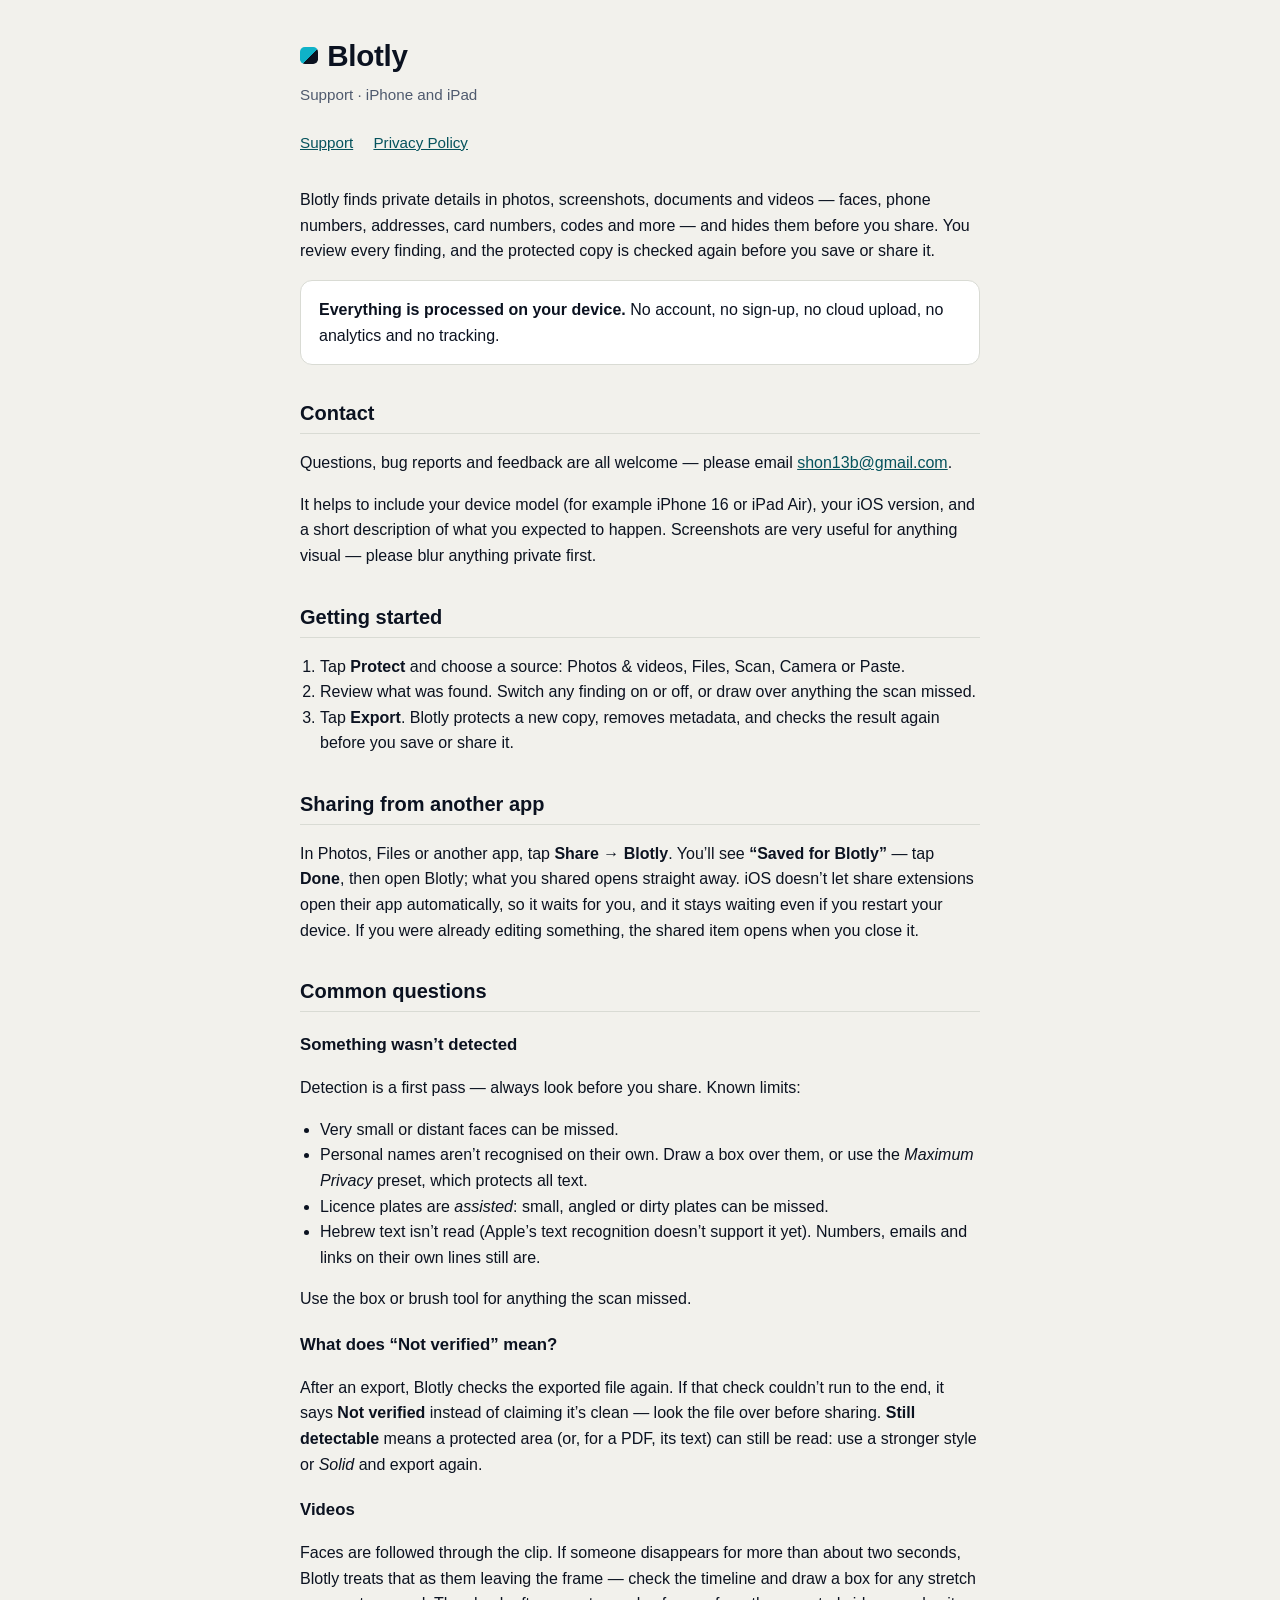
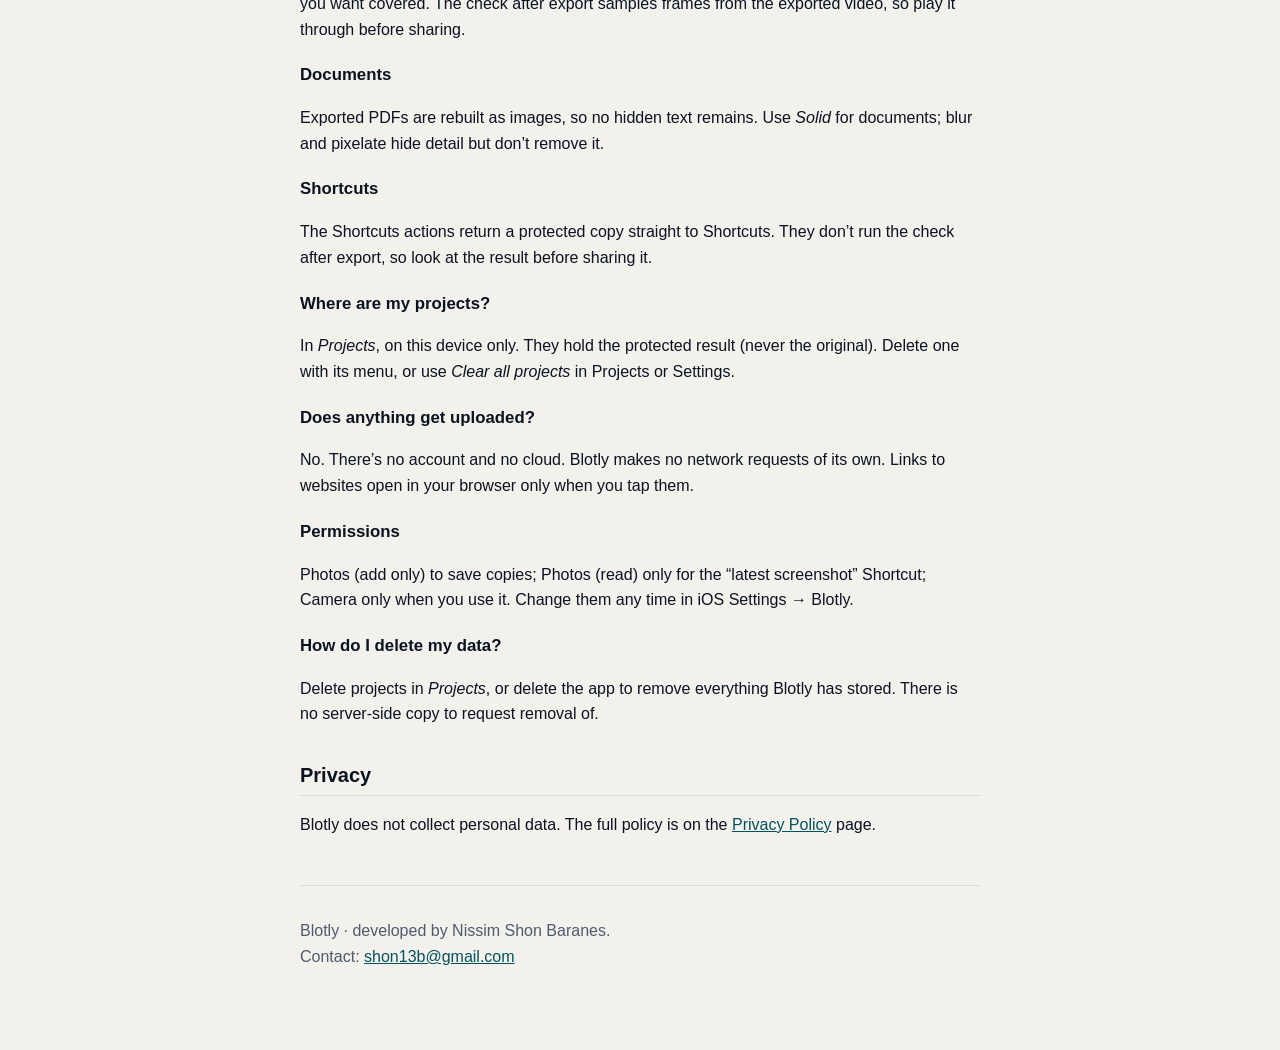
<file: index.html>
<!doctype html>
<html lang="en">
<head>
<meta charset="utf-8">
<meta name="viewport" content="width=device-width, initial-scale=1">
<title>Blotly — Support</title>
<meta name="description" content="Support for Blotly, the iPhone and iPad app that hides faces and private details in photos, screenshots, PDFs and videos before you share them — on your device. By Nissim Shon Baranes.">
<meta name="robots" content="index, follow">
<link rel="stylesheet" href="style.css">
</head>
<body>
<main>

  <h1>Blotly</h1>
  <p class="meta">Support &middot; iPhone and iPad</p>

  <nav>
    <a href="./">Support</a>
    <a href="privacy.html">Privacy Policy</a>
  </nav>

  <p>
    Blotly finds private details in photos, screenshots, documents and videos
    &mdash; faces, phone numbers, addresses, card numbers, codes and more &mdash;
    and hides them before you share. You review every finding, and the protected
    copy is checked again before you save or share it.
  </p>

  <div class="card">
    <strong>Everything is processed on your device.</strong> No account, no
    sign-up, no cloud upload, no analytics and no tracking.
  </div>

  <h2>Contact</h2>
  <p>
    Questions, bug reports and feedback are all welcome &mdash; please email
    <a href="mailto:shon13b@gmail.com">shon13b@gmail.com</a>.
  </p>
  <p>
    It helps to include your device model (for example iPhone 16 or iPad Air),
    your iOS version, and a short description of what you expected to happen.
    Screenshots are very useful for anything visual &mdash; please blur anything
    private first.
  </p>

  <h2>Getting started</h2>
  <ol>
    <li>Tap <strong>Protect</strong> and choose a source: Photos &amp; videos, Files, Scan, Camera or Paste.</li>
    <li>Review what was found. Switch any finding on or off, or draw over anything the scan missed.</li>
    <li>Tap <strong>Export</strong>. Blotly protects a new copy, removes metadata, and checks the result again before you save or share it.</li>
  </ol>

  <h2>Sharing from another app</h2>
  <p>
    In Photos, Files or another app, tap <strong>Share &rarr; Blotly</strong>.
    You&rsquo;ll see <strong>&ldquo;Saved for Blotly&rdquo;</strong> &mdash; tap
    <strong>Done</strong>, then open Blotly; what you shared opens straight away.
    iOS doesn&rsquo;t let share extensions open their app automatically, so it
    waits for you, and it stays waiting even if you restart your device. If you
    were already editing something, the shared item opens when you close it.
  </p>

  <h2>Common questions</h2>

  <h3>Something wasn&rsquo;t detected</h3>
  <p>Detection is a first pass &mdash; always look before you share. Known limits:</p>
  <ul>
    <li>Very small or distant faces can be missed.</li>
    <li>Personal names aren&rsquo;t recognised on their own. Draw a box over them, or use the <em>Maximum Privacy</em> preset, which protects all text.</li>
    <li>Licence plates are <em>assisted</em>: small, angled or dirty plates can be missed.</li>
    <li>Hebrew text isn&rsquo;t read (Apple&rsquo;s text recognition doesn&rsquo;t support it yet). Numbers, emails and links on their own lines still are.</li>
  </ul>
  <p>Use the box or brush tool for anything the scan missed.</p>

  <h3>What does &ldquo;Not verified&rdquo; mean?</h3>
  <p>
    After an export, Blotly checks the exported file again. If that check
    couldn&rsquo;t run to the end, it says <strong>Not verified</strong> instead of
    claiming it&rsquo;s clean &mdash; look the file over before sharing.
    <strong>Still detectable</strong> means a protected area (or, for a PDF, its
    text) can still be read: use a stronger style or <em>Solid</em> and export
    again.
  </p>

  <h3>Videos</h3>
  <p>
    Faces are followed through the clip. If someone disappears for more than about
    two seconds, Blotly treats that as them leaving the frame &mdash; check the
    timeline and draw a box for any stretch you want covered. The check after
    export samples frames from the exported video, so play it through before
    sharing.
  </p>

  <h3>Documents</h3>
  <p>
    Exported PDFs are rebuilt as images, so no hidden text remains. Use
    <em>Solid</em> for documents; blur and pixelate hide detail but don&rsquo;t
    remove it.
  </p>

  <h3>Shortcuts</h3>
  <p>
    The Shortcuts actions return a protected copy straight to Shortcuts. They
    don&rsquo;t run the check after export, so look at the result before sharing it.
  </p>

  <h3>Where are my projects?</h3>
  <p>
    In <em>Projects</em>, on this device only. They hold the protected result
    (never the original). Delete one with its menu, or use <em>Clear all
    projects</em> in Projects or Settings.
  </p>

  <h3>Does anything get uploaded?</h3>
  <p>
    No. There&rsquo;s no account and no cloud. Blotly makes no network requests of
    its own. Links to websites open in your browser only when you tap them.
  </p>

  <h3>Permissions</h3>
  <p>
    Photos (add only) to save copies; Photos (read) only for the &ldquo;latest
    screenshot&rdquo; Shortcut; Camera only when you use it. Change them any time in
    iOS Settings &rarr; Blotly.
  </p>

  <h3>How do I delete my data?</h3>
  <p>
    Delete projects in <em>Projects</em>, or delete the app to remove everything
    Blotly has stored. There is no server-side copy to request removal of.
  </p>

  <h2>Privacy</h2>
  <p>
    Blotly does not collect personal data. The full policy is on the
    <a href="privacy.html">Privacy Policy</a> page.
  </p>

  <footer>
    <p>
      Blotly &middot; developed by Nissim Shon Baranes.<br>
      Contact: <a href="mailto:shon13b@gmail.com">shon13b@gmail.com</a>
    </p>
  </footer>

</main>
</body>
</html>
</file>
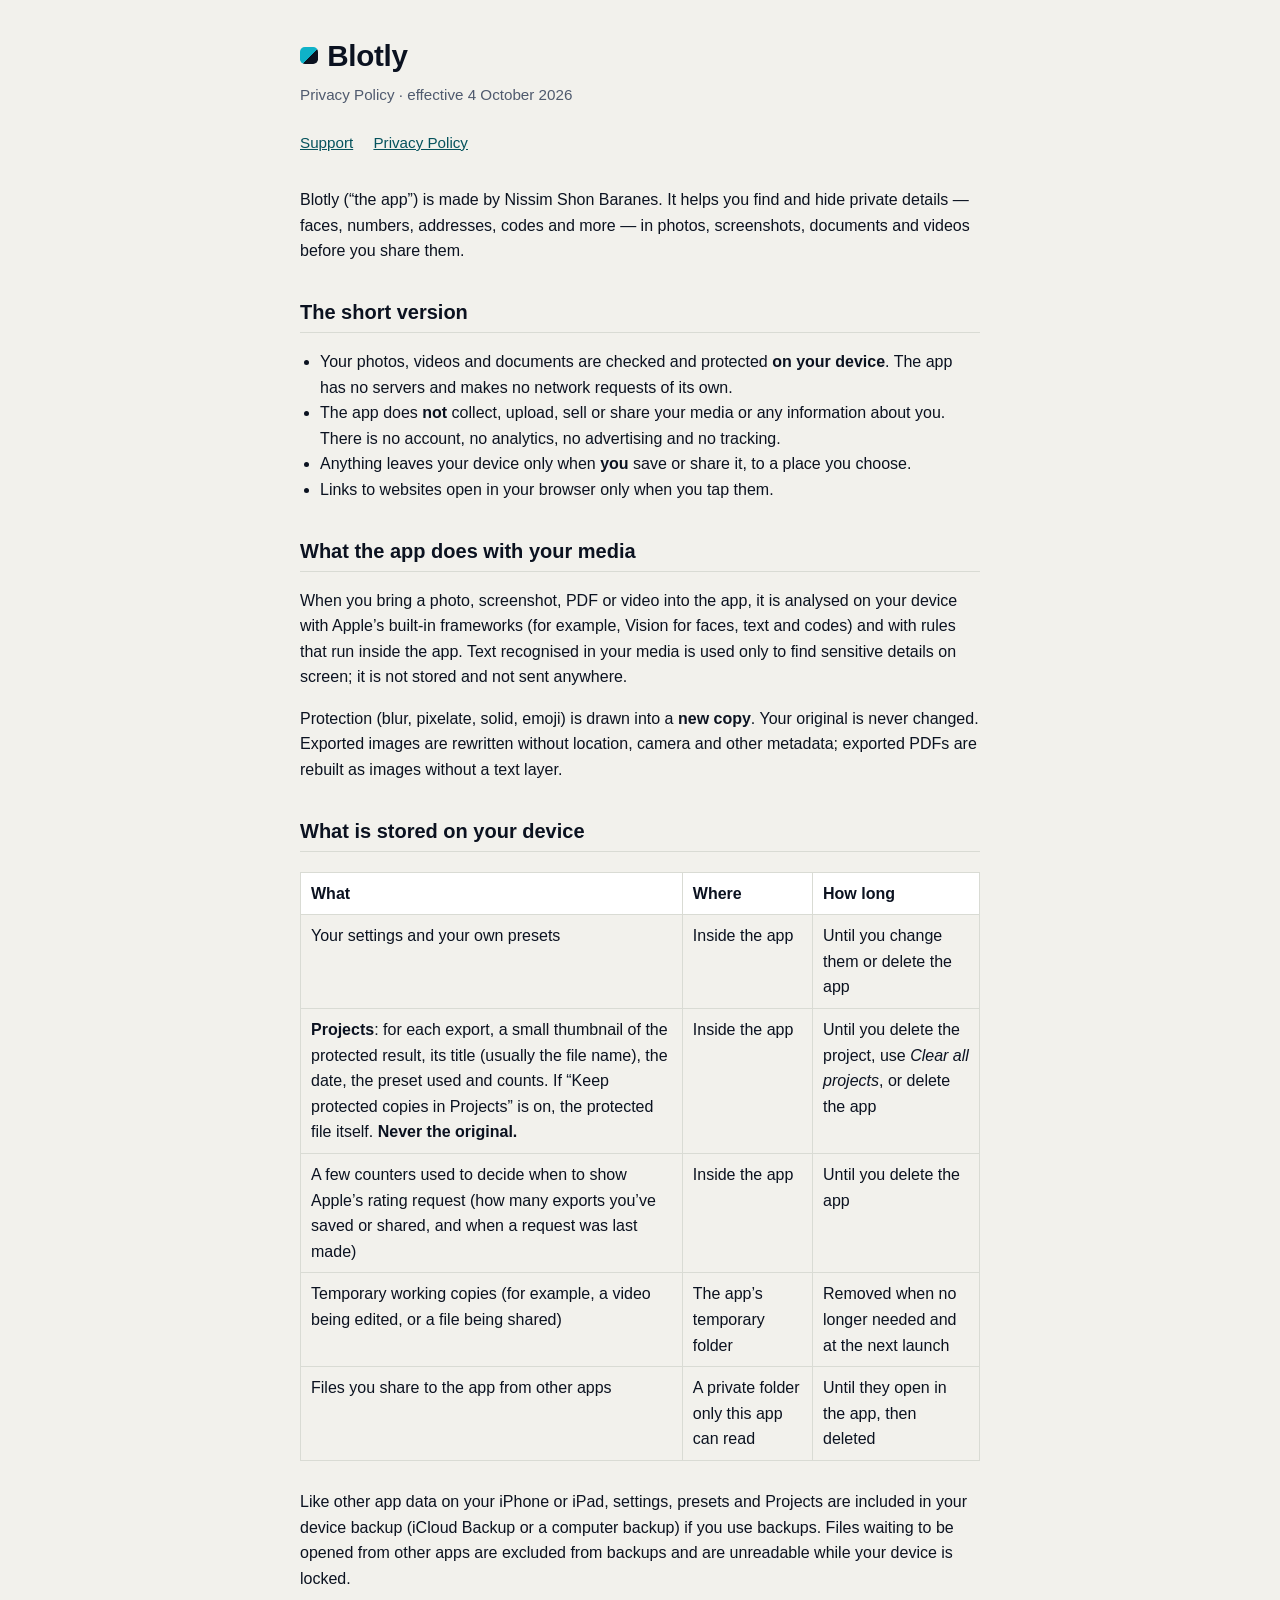
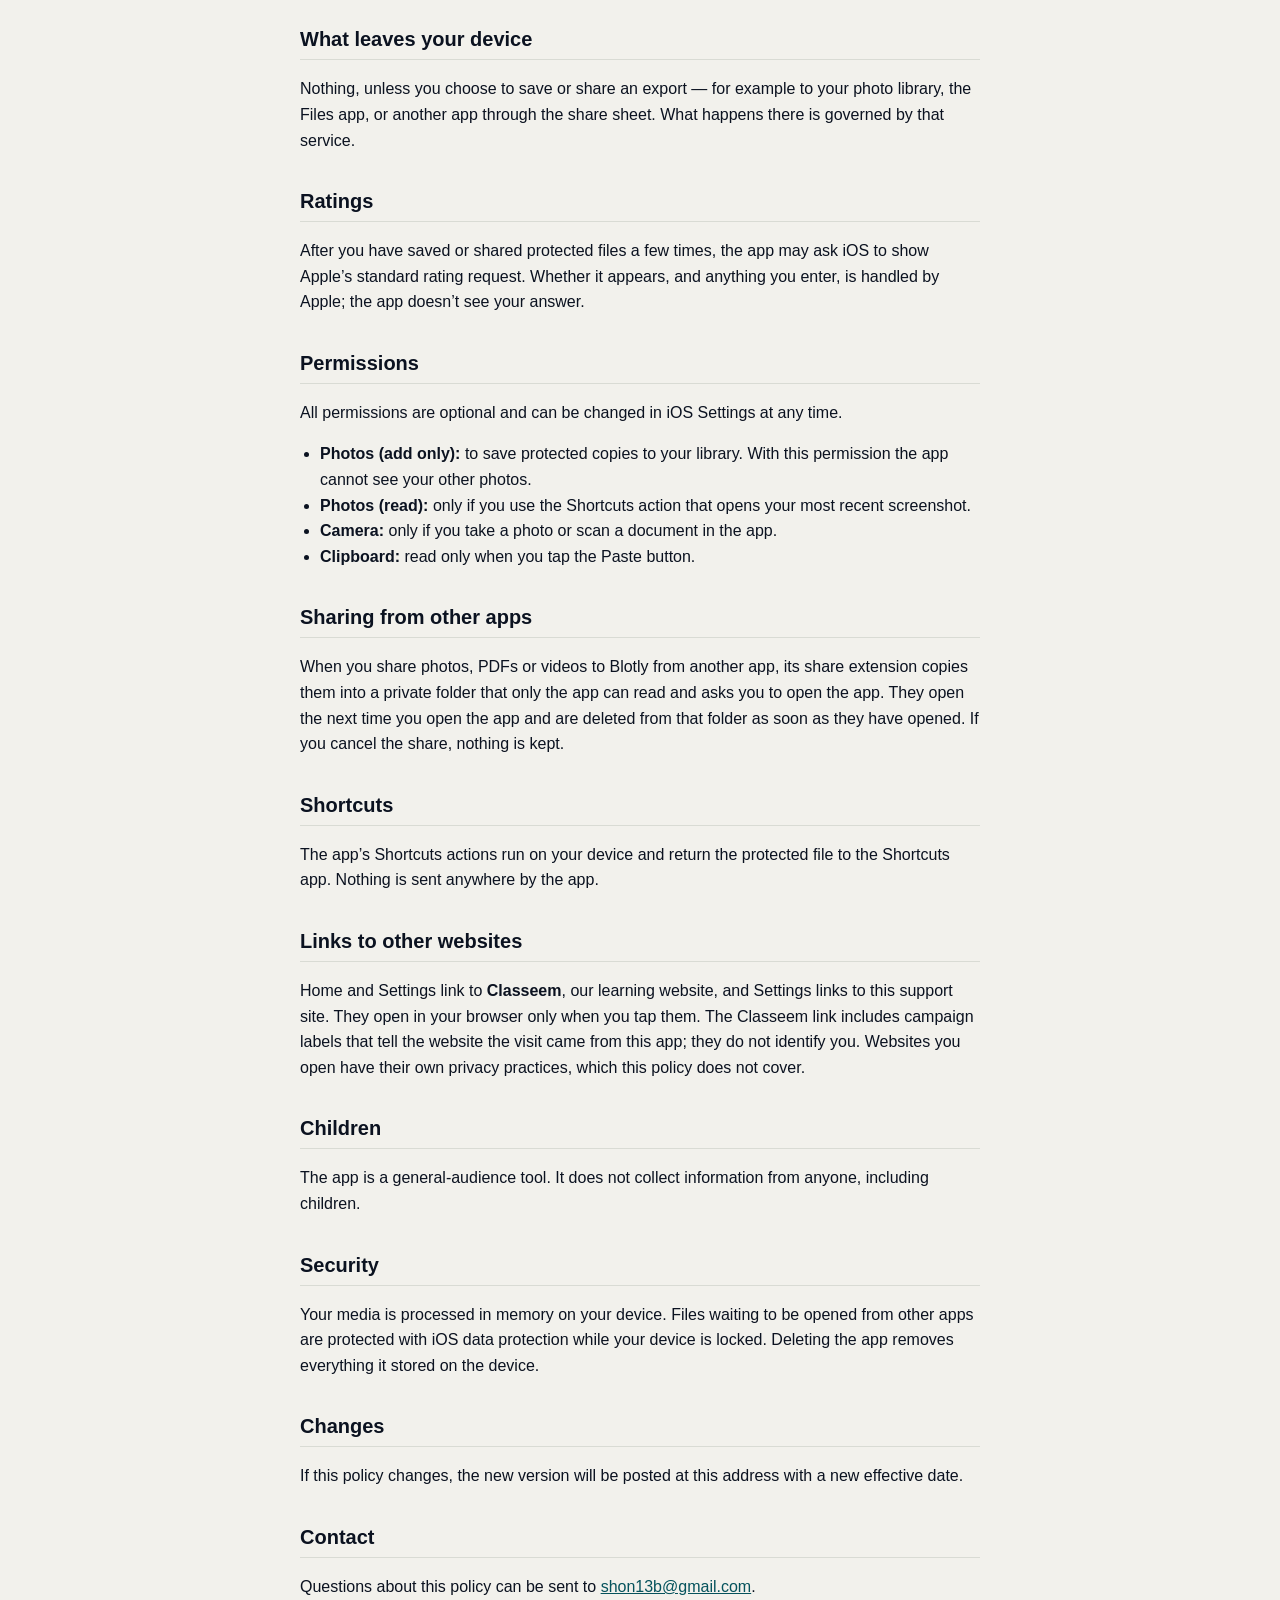
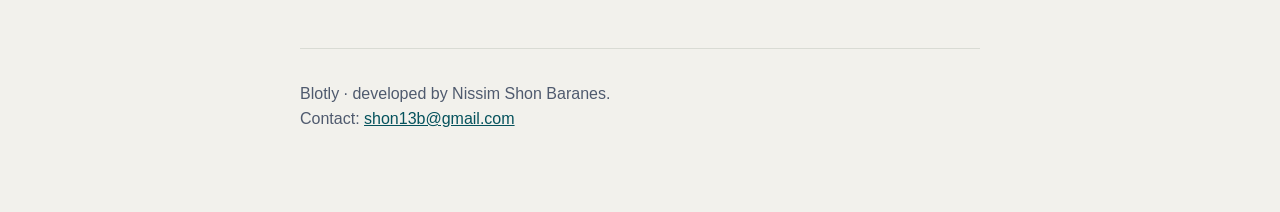
<file: privacy.html>
<!doctype html>
<html lang="en">
<head>
<meta charset="utf-8">
<meta name="viewport" content="width=device-width, initial-scale=1">
<title>Blotly — Privacy Policy</title>
<meta name="description" content="Privacy policy for Blotly. Photos, screenshots, documents and videos are processed on your device; the app collects no personal data.">
<meta name="robots" content="index, follow">
<link rel="stylesheet" href="style.css">
</head>
<body>
<main>

  <h1>Blotly</h1>
  <p class="meta">Privacy Policy &middot; effective 4 October 2026</p>

  <nav>
    <a href="./">Support</a>
    <a href="privacy.html">Privacy Policy</a>
  </nav>

  <p>
    Blotly (&ldquo;the app&rdquo;) is made by Nissim Shon Baranes. It helps you find
    and hide private details &mdash; faces, numbers, addresses, codes and more
    &mdash; in photos, screenshots, documents and videos before you share them.
  </p>

  <h2>The short version</h2>
  <ul>
    <li>Your photos, videos and documents are checked and protected <strong>on your device</strong>. The app has no servers and makes no network requests of its own.</li>
    <li>The app does <strong>not</strong> collect, upload, sell or share your media or any information about you. There is no account, no analytics, no advertising and no tracking.</li>
    <li>Anything leaves your device only when <strong>you</strong> save or share it, to a place you choose.</li>
    <li>Links to websites open in your browser only when you tap them.</li>
  </ul>

  <h2>What the app does with your media</h2>
  <p>
    When you bring a photo, screenshot, PDF or video into the app, it is analysed
    on your device with Apple&rsquo;s built-in frameworks (for example, Vision for
    faces, text and codes) and with rules that run inside the app. Text recognised
    in your media is used only to find sensitive details on screen; it is not
    stored and not sent anywhere.
  </p>
  <p>
    Protection (blur, pixelate, solid, emoji) is drawn into a <strong>new
    copy</strong>. Your original is never changed. Exported images are rewritten
    without location, camera and other metadata; exported PDFs are rebuilt as
    images without a text layer.
  </p>

  <h2>What is stored on your device</h2>
  <div class="scroll">
  <table>
    <tr><th>What</th><th>Where</th><th>How long</th></tr>
    <tr><td>Your settings and your own presets</td><td>Inside the app</td><td>Until you change them or delete the app</td></tr>
    <tr><td><strong>Projects</strong>: for each export, a small thumbnail of the protected result, its title (usually the file name), the date, the preset used and counts. If &ldquo;Keep protected copies in Projects&rdquo; is on, the protected file itself. <strong>Never the original.</strong></td><td>Inside the app</td><td>Until you delete the project, use <em>Clear all projects</em>, or delete the app</td></tr>
    <tr><td>A few counters used to decide when to show Apple&rsquo;s rating request (how many exports you&rsquo;ve saved or shared, and when a request was last made)</td><td>Inside the app</td><td>Until you delete the app</td></tr>
    <tr><td>Temporary working copies (for example, a video being edited, or a file being shared)</td><td>The app&rsquo;s temporary folder</td><td>Removed when no longer needed and at the next launch</td></tr>
    <tr><td>Files you share to the app from other apps</td><td>A private folder only this app can read</td><td>Until they open in the app, then deleted</td></tr>
  </table>
  </div>
  <p>
    Like other app data on your iPhone or iPad, settings, presets and Projects are
    included in your device backup (iCloud Backup or a computer backup) if you use
    backups. Files waiting to be opened from other apps are excluded from backups
    and are unreadable while your device is locked.
  </p>

  <h2>What leaves your device</h2>
  <p>
    Nothing, unless you choose to save or share an export &mdash; for example to
    your photo library, the Files app, or another app through the share sheet.
    What happens there is governed by that service.
  </p>

  <h2>Ratings</h2>
  <p>
    After you have saved or shared protected files a few times, the app may ask
    iOS to show Apple&rsquo;s standard rating request. Whether it appears, and
    anything you enter, is handled by Apple; the app doesn&rsquo;t see your answer.
  </p>

  <h2>Permissions</h2>
  <p>All permissions are optional and can be changed in iOS Settings at any time.</p>
  <ul>
    <li><strong>Photos (add only):</strong> to save protected copies to your library. With this permission the app cannot see your other photos.</li>
    <li><strong>Photos (read):</strong> only if you use the Shortcuts action that opens your most recent screenshot.</li>
    <li><strong>Camera:</strong> only if you take a photo or scan a document in the app.</li>
    <li><strong>Clipboard:</strong> read only when you tap the Paste button.</li>
  </ul>

  <h2>Sharing from other apps</h2>
  <p>
    When you share photos, PDFs or videos to Blotly from another app, its share
    extension copies them into a private folder that only the app can read and
    asks you to open the app. They open the next time you open the app and are
    deleted from that folder as soon as they have opened. If you cancel the share,
    nothing is kept.
  </p>

  <h2>Shortcuts</h2>
  <p>
    The app&rsquo;s Shortcuts actions run on your device and return the protected
    file to the Shortcuts app. Nothing is sent anywhere by the app.
  </p>

  <h2>Links to other websites</h2>
  <p>
    Home and Settings link to <strong>Classeem</strong>, our learning website, and
    Settings links to this support site. They open in your browser only when you
    tap them. The Classeem link includes campaign labels that tell the website the
    visit came from this app; they do not identify you. Websites you open have
    their own privacy practices, which this policy does not cover.
  </p>

  <h2>Children</h2>
  <p>
    The app is a general-audience tool. It does not collect information from
    anyone, including children.
  </p>

  <h2>Security</h2>
  <p>
    Your media is processed in memory on your device. Files waiting to be opened
    from other apps are protected with iOS data protection while your device is
    locked. Deleting the app removes everything it stored on the device.
  </p>

  <h2>Changes</h2>
  <p>
    If this policy changes, the new version will be posted at this address with a
    new effective date.
  </p>

  <h2>Contact</h2>
  <p>
    Questions about this policy can be sent to
    <a href="mailto:shon13b@gmail.com">shon13b@gmail.com</a>.
  </p>

  <footer>
    <p>
      Blotly &middot; developed by Nissim Shon Baranes.<br>
      Contact: <a href="mailto:shon13b@gmail.com">shon13b@gmail.com</a>
    </p>
  </footer>

</main>
</body>
</html>
</file>
<file: style.css>
:root { color-scheme: light dark; --bg: #f2f1ec; --card: #ffffff; --ink: #0b1220; --soft: #4f5a6e; --line: #d9dbd4; --link: #05525c; --link-hover: #033c44; --accent: #0fb2c8; }
@media (prefers-color-scheme: dark) {
  :root { --bg: #0b1220; --card: #121b2c; --ink: #eef2f8; --soft: #a9b4c8; --line: #253049; --link: #7ee4f2; --link-hover: #b4f0f8; --accent: #2fd0e6; }
}
* { box-sizing: border-box; }
html, body { margin: 0; padding: 0; background: var(--bg); color: var(--ink); }
body { font-family: -apple-system, BlinkMacSystemFont, "Segoe UI", Roboto, Helvetica, Arial, sans-serif; line-height: 1.6; }
main { max-width: 720px; margin: 0 auto; padding: 32px 20px 64px; }
h1 { font-size: 1.85rem; margin: 0 0 0.2rem; letter-spacing: -0.01em; display: flex; align-items: center; gap: 0.6rem; }
h1::before { content: ""; width: 1.1rem; height: 1.1rem; border-radius: 0.3rem; background: linear-gradient(135deg, var(--accent) 0 55%, var(--ink) 55% 100%); flex: none; }
h2 { font-size: 1.25rem; margin: 2rem 0 0.5rem; border-bottom: 1px solid var(--line); padding-bottom: 0.25rem; }
h3 { font-size: 1.05rem; margin: 1.25rem 0 0.4rem; }
p, li, td, th { font-size: 1rem; }
ul, ol { padding-left: 1.25rem; }
a { color: var(--link); text-decoration: underline; }
a:hover { color: var(--link-hover); }
.meta { color: var(--soft); font-size: 0.95rem; margin: 0 0 1.5rem; }
nav { margin: 0.75rem 0 2rem; font-size: 0.95rem; }
nav a { margin-right: 1rem; }
.card { background: var(--card); border: 1px solid var(--line); border-radius: 12px; padding: 16px 18px; margin: 1rem 0; }
table { width: 100%; border-collapse: collapse; margin: 0.75rem 0; font-size: 0.95rem; }
th, td { text-align: left; vertical-align: top; padding: 8px 10px; border: 1px solid var(--line); }
th { background: var(--card); }
.scroll { overflow-x: auto; }
footer { margin-top: 3rem; padding-top: 1rem; border-top: 1px solid var(--line); color: var(--soft); font-size: 0.9rem; }
</file>
